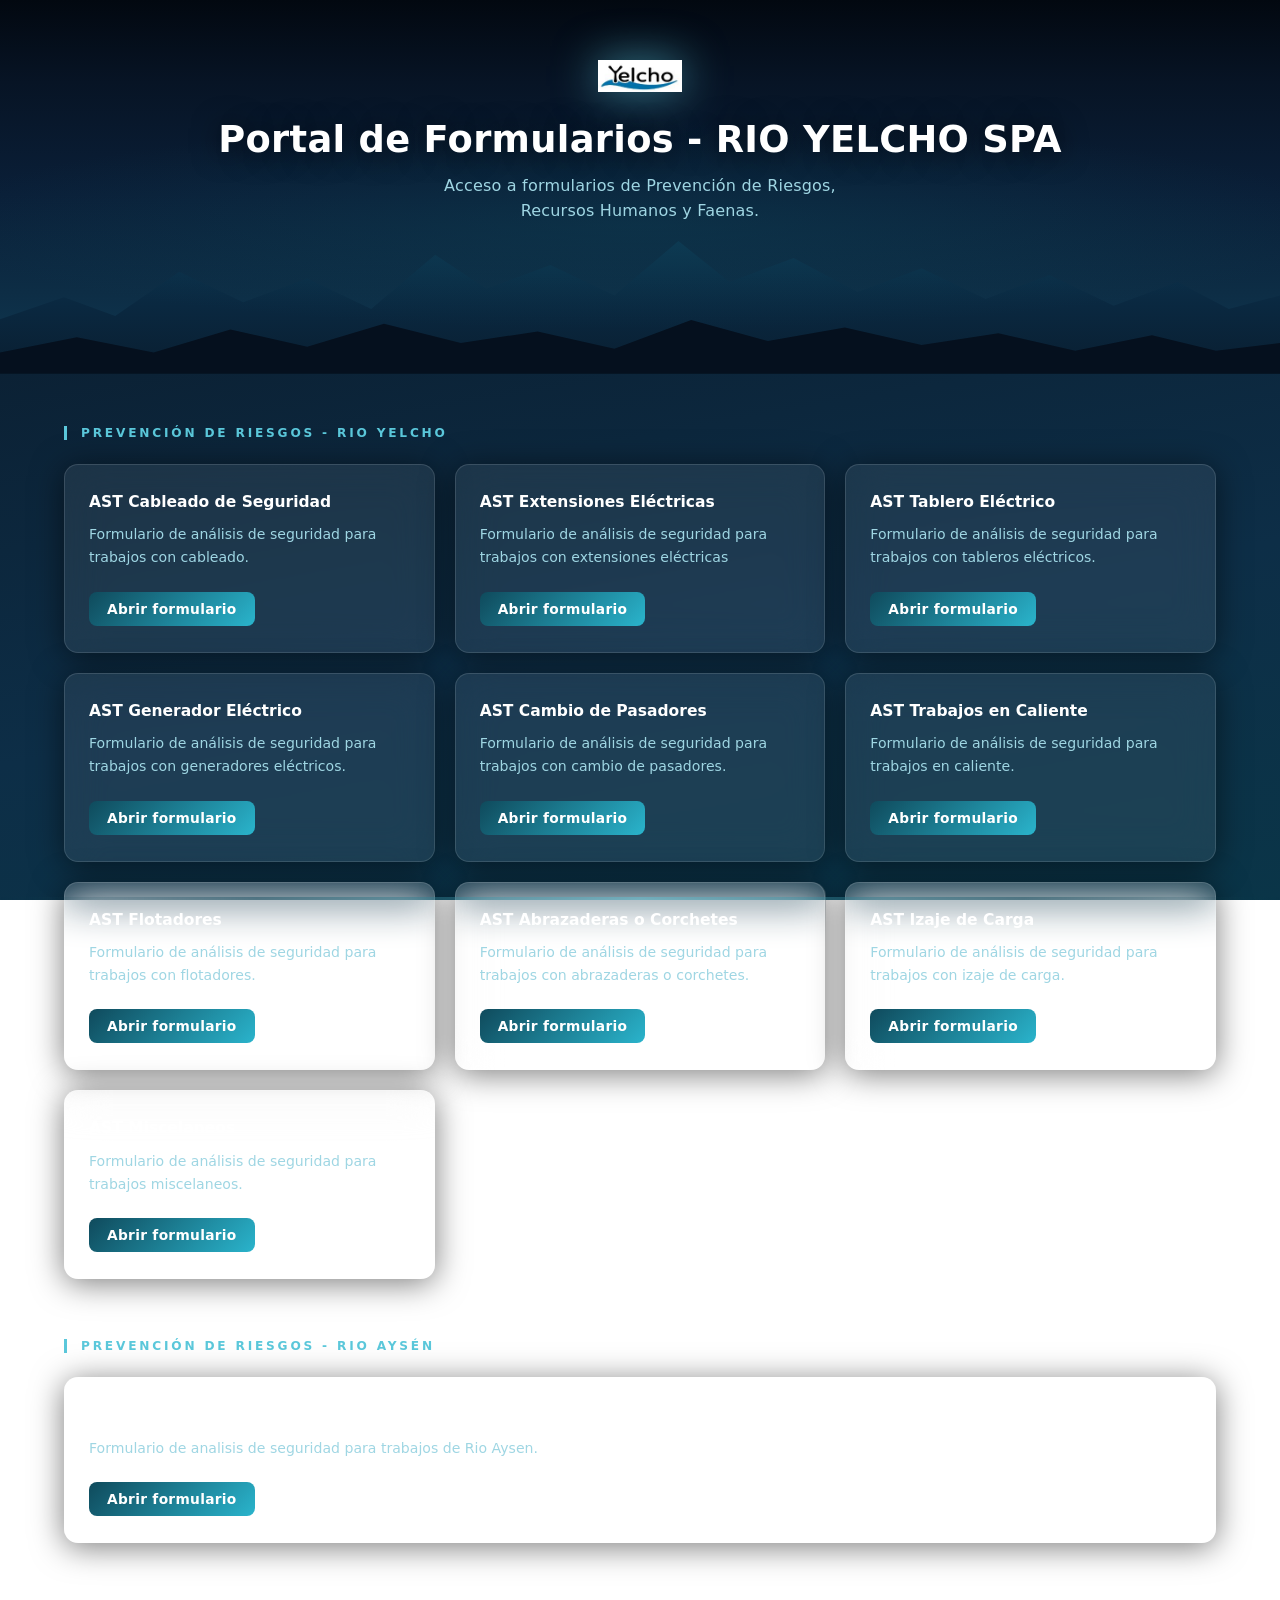
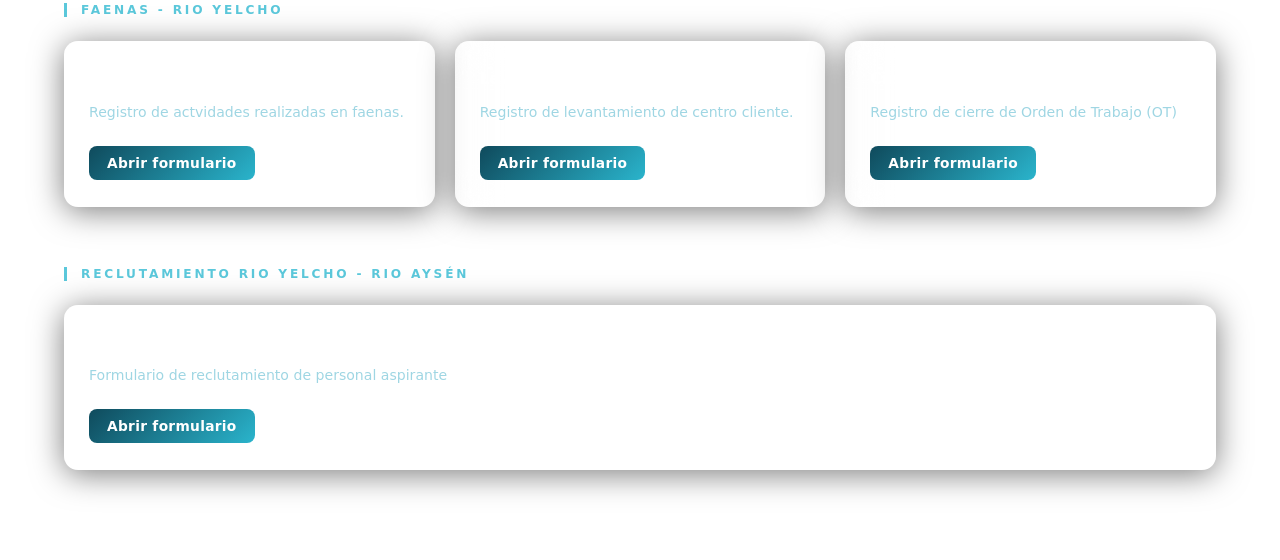
<file: index.html>
<!DOCTYPE html>
<html lang="es">

<head>

<meta charset="UTF-8">
<meta name="viewport" content="width=device-width, initial-scale=1">

<title>Portal de Formularios - RIO YELCHO SPA</title>

<link rel="stylesheet" href="css/styles.css">

</head>

<body>

<header>

    <span class="header-mist"></span>

    <img src="img/Logo_Yelcho.png" alt="Rio Yelcho" class="header-logo">

    <h1>Portal de Formularios - RIO YELCHO SPA</h1>

    <p>
        Acceso a formularios de Prevención de Riesgos,<br>
        Recursos Humanos y Faenas.
    </p>

</header>

<div id="contenedor"></div>

<script src="js/forms.js"></script>

<script>

const contenedor = document.getElementById("contenedor");

const categorias = [...new Set(forms.map(f => f.categoria))];

categorias.forEach(categoria => {

    const seccion = document.createElement("section");

    seccion.className = "categoria";

    seccion.innerHTML = `
        <h2>${categoria}</h2>
        <div class="grid"></div>
    `;

    const grid = seccion.querySelector(".grid");

    forms
        .filter(f => f.categoria === categoria)
        .forEach(form => {

            const card = document.createElement("div");

            card.className = "card";

            card.innerHTML = `
                <h3>${form.nombre}</h3>
                <p>${form.descripcion}</p>

                <a
                    href="${form.url}"
                    target="_blank">
                    Abrir formulario
                </a>
            `;

            grid.appendChild(card);
        });

    contenedor.appendChild(seccion);

});

</script>

</body>
</html>
</file>
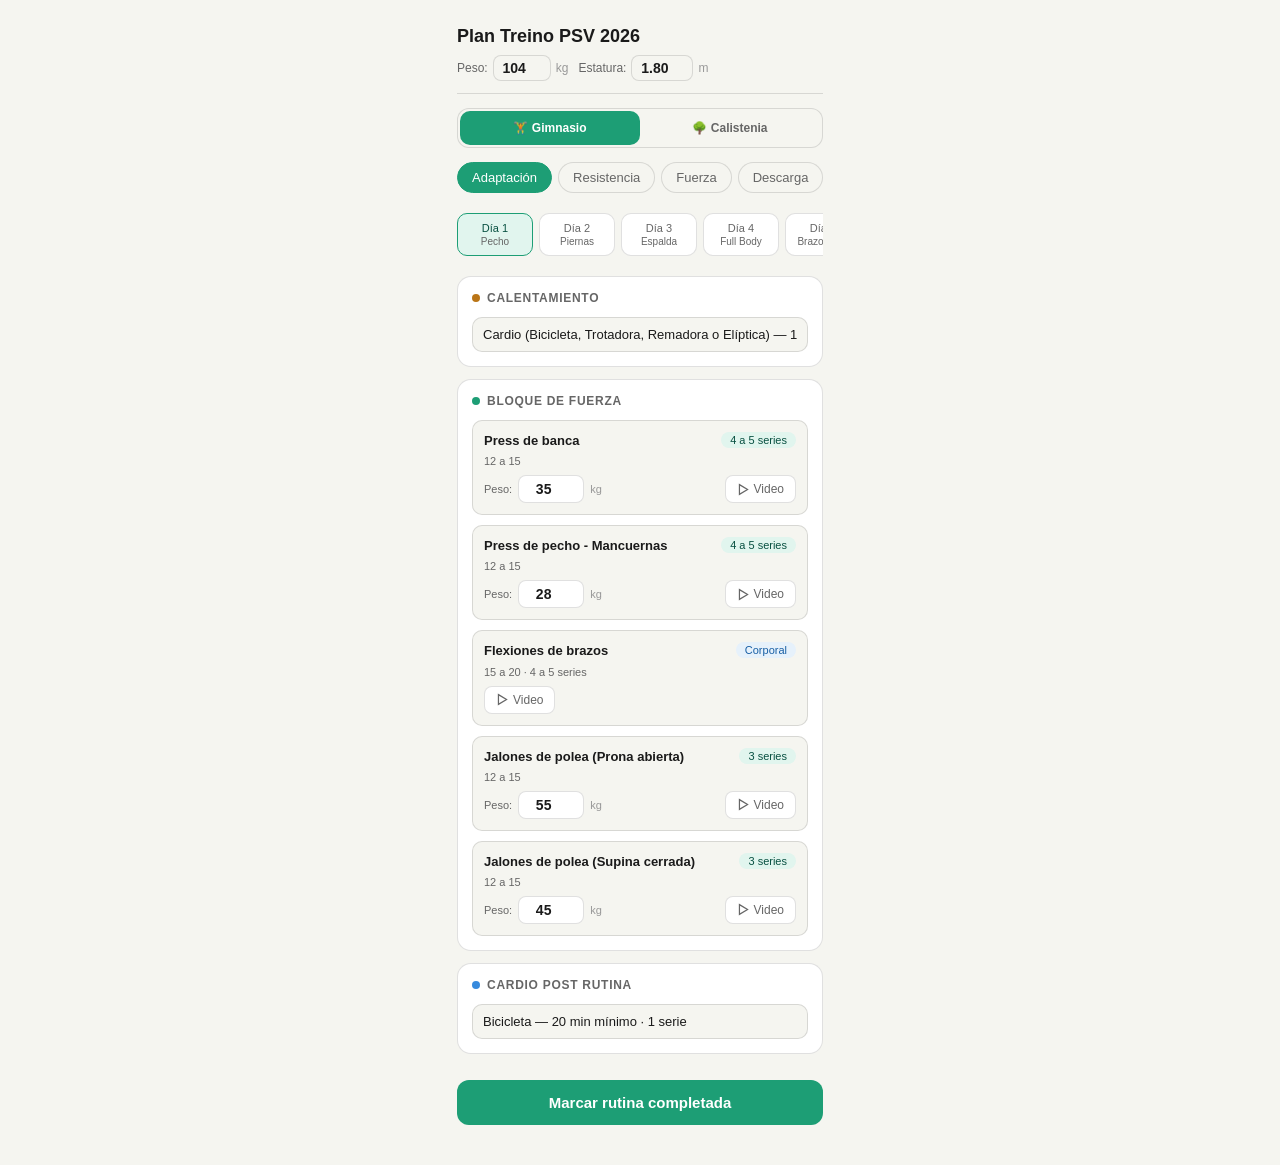
<file: Plan_Treino_PSV.html>
<!DOCTYPE html>
<html lang="es">
<head>
<meta charset="UTF-8"/>
<meta name="viewport" content="width=device-width, initial-scale=1.0, maximum-scale=1.0"/>
<meta name="apple-mobile-web-app-capable" content="yes"/>
<meta name="apple-mobile-web-app-status-bar-style" content="default"/>
<title>Plan Treino PSV 2026</title>
<style>
* { box-sizing: border-box; margin: 0; padding: 0; }
body { font-family: -apple-system, BlinkMacSystemFont, 'Helvetica Neue', sans-serif; background: #f5f5f0; color: #1a1a1a; }
:root {
  --accent: #1D9E75; --accent-light: #E1F5EE; --accent-dark: #085041;
  --accent2: #5B3FD4; --accent2-light: #EDE9FB; --accent2-dark: #2D1A8C;
  --accent3: #D4703F; --accent3-light: #FBEBE2; --accent3-dark: #8C3D1A;
  --warn: #BA7517; --warn-light: #FAEEDA;
  --surface: #ffffff; --surface2: #f5f5f0;
  --border: rgba(0,0,0,0.12); --text: #1a1a1a;
  --muted: #666; --hint: #999;
}
@media (prefers-color-scheme: dark) {
  body { background: #1a1a1a; color: #f0f0f0; }
  :root {
    --surface: #2a2a2a; --surface2: #222;
    --border: rgba(255,255,255,0.12); --text: #f0f0f0;
    --muted: #aaa; --hint: #777;
    --accent-light: #0a3d2a; --accent-dark: #5DCAA5;
    --accent2-light: #1e1540; --accent2-dark: #a48ff5;
    --accent3-light: #3d2414; --accent3-dark: #e8a378;
  }
}
.app { max-width: 390px; margin: 0 auto; padding: 12px; padding-bottom: 40px; }
.header { padding: 14px 0 12px; border-bottom: 0.5px solid var(--border); margin-bottom: 14px; }
.header h1 { font-size: 18px; font-weight: 600; color: var(--text); }
.stats-row { display: flex; gap: 10px; margin-top: 8px; align-items: center; flex-wrap: wrap; }
.stat-group { display: flex; align-items: center; gap: 5px; }
.stat-label { font-size: 12px; color: var(--muted); }
.stat-input { width: 58px; padding: 4px 7px; border-radius: 8px; border: 0.5px solid var(--border); background: var(--surface2); color: var(--text); font-size: 14px; font-weight: 600; text-align: center; -webkit-appearance: none; }
.stat-unit { font-size: 12px; color: var(--hint); }

/* MODE SWITCHER */
.mode-switcher { display: flex; gap: 0; margin-bottom: 14px; border-radius: 12px; overflow: hidden; border: 0.5px solid var(--border); background: var(--surface2); padding: 2px; }
.mode-btn { flex: 1; padding: 10px 6px; font-size: 12px; font-weight: 600; cursor: pointer; border: none; background: transparent; color: var(--muted); text-align: center; -webkit-tap-highlight-color: transparent; border-radius: 10px; }
.mode-btn.active-gym { background: var(--accent); color: #fff; }
.mode-btn.active-cali { background: var(--accent2); color: #fff; }

/* SUB-TAB SWITCHER (Calistenia vs Ciclismo) */
.subtab-switcher { display: flex; gap: 6px; margin-bottom: 14px; }
.subtab-btn { flex: 1; padding: 9px 8px; font-size: 12.5px; font-weight: 600; cursor: pointer; border-radius: 10px; border: 0.5px solid var(--border); background: var(--surface); color: var(--muted); text-align: center; -webkit-tap-highlight-color: transparent; }
.subtab-btn.active-cali { background: var(--accent2); color: #fff; border-color: var(--accent2); }
.subtab-btn.active-bike { background: var(--accent3); color: #fff; border-color: var(--accent3); }

.week-tabs { display: flex; gap: 6px; overflow-x: auto; padding-bottom: 6px; margin-bottom: 14px; scrollbar-width: none; -webkit-overflow-scrolling: touch; }
.week-tabs::-webkit-scrollbar { display: none; }
.week-tab { flex-shrink: 0; padding: 7px 14px; border-radius: 20px; font-size: 13px; font-weight: 500; cursor: pointer; border: 0.5px solid var(--border); background: var(--surface2); color: var(--muted); -webkit-tap-highlight-color: transparent; }
.week-tab.active-gym  { background: var(--accent);  color: #fff; border-color: var(--accent); }
.week-tab.active-cali { background: var(--accent2); color: #fff; border-color: var(--accent2); }

.day-tabs { display: flex; gap: 6px; overflow-x: auto; padding-bottom: 6px; margin-bottom: 14px; scrollbar-width: none; -webkit-overflow-scrolling: touch; }
.day-tabs::-webkit-scrollbar { display: none; }
.day-tab { flex-shrink: 0; padding: 8px 10px; border-radius: 10px; font-size: 11px; font-weight: 500; cursor: pointer; border: 0.5px solid var(--border); background: var(--surface); color: var(--muted); text-align: center; min-width: 76px; -webkit-tap-highlight-color: transparent; }
.day-tab.active-gym  { background: var(--accent-light);  color: var(--accent-dark);  border-color: var(--accent); }
.day-tab.active-cali { background: var(--accent2-light); color: var(--accent2-dark); border-color: var(--accent2); }
.day-tab.active-bike { background: var(--accent3-light); color: var(--accent3-dark); border-color: var(--accent3); }

.section-card { background: var(--surface); border: 0.5px solid var(--border); border-radius: 14px; padding: 14px; margin-bottom: 12px; }
.section-title { font-size: 12px; font-weight: 600; color: var(--muted); text-transform: uppercase; letter-spacing: 0.06em; margin-bottom: 12px; display: flex; align-items: center; gap: 7px; }
.dot { width: 8px; height: 8px; border-radius: 50%; display: inline-block; flex-shrink: 0; }
.dot-green { background: var(--accent); }
.dot-purple { background: var(--accent2); }
.dot-orange { background: var(--accent3); }
.dot-amber { background: var(--warn); }
.dot-blue { background: #378ADD; }
select { width: 100%; padding: 9px 10px; border-radius: 10px; border: 0.5px solid var(--border); background: var(--surface2); color: var(--text); font-size: 13px; -webkit-appearance: none; appearance: none; }
.exercise-list { display: flex; flex-direction: column; gap: 10px; }
.ex-row { display: flex; flex-direction: column; gap: 5px; padding: 11px; background: var(--surface2); border-radius: 10px; border: 0.5px solid var(--border); }
.ex-header { display: flex; justify-content: space-between; align-items: flex-start; gap: 8px; }
.ex-name { font-size: 13px; font-weight: 600; color: var(--text); flex: 1; line-height: 1.4; }
.ex-badge      { font-size: 11px; color: var(--accent-dark);  background: var(--accent-light);  padding: 2px 9px; border-radius: 10px; white-space: nowrap; flex-shrink: 0; }
.ex-badge-cali { font-size: 11px; color: var(--accent2-dark); background: var(--accent2-light); padding: 2px 9px; border-radius: 10px; white-space: nowrap; flex-shrink: 0; }
.ex-badge-corp { font-size: 11px; color: #185FA5; background: #E6F1FB; padding: 2px 9px; border-radius: 10px; white-space: nowrap; flex-shrink: 0; }
.ex-meta { font-size: 11px; color: var(--muted); }
.ex-note { font-size: 11.5px; color: var(--text); background: var(--surface); border-radius: 8px; padding: 7px 9px; margin-top: 2px; line-height: 1.5; border-left: 2.5px solid var(--accent2); }
.ex-bottom { display: flex; align-items: center; justify-content: space-between; gap: 8px; margin-top: 3px; }
.ex-weight-row { display: flex; align-items: center; gap: 6px; }
.ex-weight-label { font-size: 11px; color: var(--muted); }
.weight-input { width: 66px; padding: 5px 8px; border-radius: 8px; border: 0.5px solid var(--border); background: var(--surface); color: var(--text); font-size: 14px; font-weight: 600; text-align: center; -webkit-appearance: none; }
.weight-unit { font-size: 11px; color: var(--hint); }
.btn-img { display: flex; align-items: center; gap: 4px; padding: 6px 11px; border-radius: 8px; border: 0.5px solid var(--border); background: var(--surface); color: var(--muted); font-size: 12px; cursor: pointer; flex-shrink: 0; text-decoration: none; -webkit-tap-highlight-color: transparent; }
.btn-img svg { width: 13px; height: 13px; }
.btn-done-gym  { width: 100%; margin-top: 14px; padding: 14px; background: var(--accent);  color: #fff; border: none; border-radius: 12px; font-size: 15px; font-weight: 600; cursor: pointer; -webkit-tap-highlight-color: transparent; }
.btn-done-cali { width: 100%; margin-top: 14px; padding: 14px; background: var(--accent2); color: #fff; border: none; border-radius: 12px; font-size: 15px; font-weight: 600; cursor: pointer; -webkit-tap-highlight-color: transparent; }
.btn-done-bike { width: 100%; margin-top: 14px; padding: 14px; background: var(--accent3); color: #fff; border: none; border-radius: 12px; font-size: 15px; font-weight: 600; cursor: pointer; -webkit-tap-highlight-color: transparent; }
.completed-banner { background: var(--accent-light); border: 0.5px solid var(--accent); border-radius: 10px; padding: 11px 14px; font-size: 13px; color: var(--accent-dark); display: none; text-align: center; margin-top: 10px; font-weight: 600; }
.cali-info-card { background: var(--accent2-light); border: 0.5px solid var(--accent2); border-radius: 12px; padding: 12px 14px; margin-bottom: 12px; font-size: 12px; color: var(--accent2-dark); line-height: 1.6; }
.cali-info-card strong { font-weight: 700; }

/* Phase selector */
.phase-select-wrap { margin-bottom: 12px; }
.phase-select-label { font-size: 11px; color: var(--muted); margin-bottom: 6px; display: block; }

/* Objective banner */
.objective-card { background: var(--surface2); border: 0.5px solid var(--border); border-radius: 10px; padding: 10px 12px; margin-bottom: 12px; font-size: 12px; color: var(--text); line-height: 1.5; }
.objective-card strong { color: var(--accent2-dark); }

/* Bike session card */
.bike-hero { background: linear-gradient(135deg, var(--accent3-light), var(--surface2)); border: 0.5px solid var(--accent3); border-radius: 14px; padding: 16px; margin-bottom: 14px; }
.bike-hero-title { font-size: 15px; font-weight: 700; color: var(--accent3-dark); margin-bottom: 4px; }
.bike-hero-sub { font-size: 12px; color: var(--muted); }
.bike-stats-row { display: flex; gap: 8px; margin-top: 10px; }
.bike-stat { flex: 1; background: var(--surface); border-radius: 8px; padding: 8px; text-align: center; border: 0.5px solid var(--border); }
.bike-stat-val { font-size: 15px; font-weight: 700; color: var(--accent3-dark); }
.bike-stat-label { font-size: 10px; color: var(--muted); margin-top: 1px; }

.bike-table { width: 100%; border-collapse: collapse; font-size: 12px; }
.bike-table th { text-align: left; font-size: 10px; color: var(--muted); text-transform: uppercase; letter-spacing: 0.04em; padding: 6px 8px; border-bottom: 1px solid var(--border); }
.bike-table td { padding: 9px 8px; border-bottom: 0.5px solid var(--border); vertical-align: top; }
.bike-table tr:last-child td { border-bottom: none; }
.bike-block-name { font-weight: 600; color: var(--text); }
.rpe-badge { display: inline-block; font-size: 10.5px; font-weight: 700; padding: 2px 8px; border-radius: 8px; white-space: nowrap; }
.rpe-low { background: #E1F5EE; color: #085041; }
.rpe-mid { background: #FAEEDA; color: #BA7517; }
.rpe-high { background: #FBE2E2; color: #A52424; }
@media (prefers-color-scheme: dark) {
  .rpe-low { background: #0a3d2a; color: #5DCAA5; }
  .rpe-mid { background: #3d2e0a; color: #e8c05a; }
  .rpe-high { background: #3d1414; color: #e88a8a; }
}

.progression-list { display: flex; flex-direction: column; gap: 8px; }
.progression-item { display: flex; gap: 8px; align-items: flex-start; font-size: 12px; line-height: 1.5; }
.progression-item .bullet { width: 5px; height: 5px; border-radius: 50%; background: var(--accent3); margin-top: 6px; flex-shrink: 0; }

.precaution-card { background: var(--warn-light); border: 0.5px solid var(--warn); border-radius: 10px; padding: 11px 13px; font-size: 12px; color: var(--warn); line-height: 1.6; margin-bottom: 12px; }
@media (prefers-color-scheme: dark) { .precaution-card { background: #3d2e0a; color: #e8c05a; } }

.modal-overlay { display: none; position: fixed; inset: 0; background: rgba(0,0,0,0.55); z-index: 100; align-items: flex-end; justify-content: center; }
.modal-overlay.open { display: flex; }
.modal-sheet { background: var(--surface); border-radius: 20px 20px 0 0; width: 100%; max-width: 390px; padding: 0 0 40px; max-height: 88vh; overflow-y: auto; -webkit-overflow-scrolling: touch; }
.modal-handle { width: 36px; height: 4px; border-radius: 2px; background: var(--border); margin: 12px auto 0; }
.modal-header { padding: 14px 16px 10px; display: flex; justify-content: space-between; align-items: center; border-bottom: 0.5px solid var(--border); }
.modal-title { font-size: 15px; font-weight: 600; color: var(--text); flex: 1; padding-right: 8px; line-height: 1.3; }
.modal-close { background: var(--surface2); border: none; font-size: 18px; cursor: pointer; color: var(--muted); line-height: 1; padding: 6px 10px; border-radius: 50%; }
.modal-body { padding: 16px; }
.modal-ex-meta { font-size: 13px; color: var(--text); background: var(--surface2); border-radius: 10px; padding: 10px 12px; line-height: 1.8; }
.modal-ex-meta span { color: var(--muted); font-size: 12px; }
.modal-btn-yt { display: block; width: 100%; margin-top: 12px; padding: 12px; border-radius: 10px; border: 0.5px solid var(--border); background: var(--surface2); color: var(--accent); font-size: 14px; font-weight: 600; cursor: pointer; text-align: center; text-decoration: none; -webkit-tap-highlight-color: transparent; }
</style>
</head>
<body>
<div class="app">
  <div class="header">
    <h1>Plan Treino PSV 2026</h1>
    <div class="stats-row">
      <div class="stat-group">
        <span class="stat-label">Peso:</span>
        <input class="stat-input" type="number" id="pesoActual" value="104" min="30" max="250" step="0.5"/>
        <span class="stat-unit">kg</span>
      </div>
      <div class="stat-group">
        <span class="stat-label">Estatura:</span>
        <input class="stat-input" type="number" id="estaturaActual" value="1.80" min="1.0" max="2.5" step="0.01" style="width:62px;"/>
        <span class="stat-unit">m</span>
      </div>
    </div>
  </div>

  <!-- MODE SWITCHER -->
  <div class="mode-switcher">
    <button class="mode-btn active-gym" id="btnGym" onclick="setMode('gym')">🏋️ Gimnasio</button>
    <button class="mode-btn" id="btnCali" onclick="setMode('cali')">🌳 Calistenia</button>
  </div>

  <!-- SUB-TAB: solo visible en modo cali -->
  <div class="subtab-switcher" id="subtabSwitcher" style="display:none;">
    <button class="subtab-btn active-cali" id="btnSubCali" onclick="setSubTab('cali')">💪 Calistenia</button>
    <button class="subtab-btn" id="btnSubBike" onclick="setSubTab('bike')">🚴 Ciclismo</button>
  </div>

  <!-- ══════════ VISTA: GYM + CALISTENIA (ejercicios) ══════════ -->
  <div id="exerciseView">
    <div class="week-tabs" id="weekTabs"></div>
    <div class="day-tabs" id="dayTabs"></div>

    <!-- Fase de progresión (solo calistenia) -->
    <div class="phase-select-wrap" id="phaseWrap" style="display:none;">
      <span class="phase-select-label">Fase de progresión</span>
      <select id="phaseSelect" onchange="onPhaseChange(this.value)"></select>
    </div>

    <!-- Objetivo del día (solo calistenia) -->
    <div class="objective-card" id="objectiveCard" style="display:none;"></div>

    <!-- Cali info banner: cuerda + caminata -->
    <div class="cali-info-card" id="caliInfoCard" style="display:none;">
      <strong id="ropeInfo"></strong>
    </div>

    <div class="section-card" id="warmupSection">
      <div class="section-title"><span class="dot dot-amber"></span>Calentamiento</div>
      <div id="warmupBlock"></div>
    </div>

    <div class="section-card">
      <div class="section-title" id="exSectionTitle">
        <span class="dot dot-green" id="exDot"></span>Bloque de fuerza
      </div>
      <div class="exercise-list" id="exerciseList"></div>
    </div>

    <div class="section-card" id="finisherSection" style="display:none;">
      <div class="section-title"><span class="dot dot-purple"></span><span id="finisherTitle">Finisher</span></div>
      <div id="finisherBlock" class="ex-note" style="margin-top:0;"></div>
    </div>

    <div class="section-card" id="cardioSection">
      <div class="section-title"><span class="dot dot-blue"></span><span id="cardioSectionTitle">Cardio post rutina</span></div>
      <select id="cardioSelect"></select>
    </div>

    <div id="doneBtnWrap"></div>
    <div class="completed-banner" id="doneBanner">¡Rutina completada! Excelente trabajo 💪</div>
  </div>

  <!-- ══════════ VISTA: CICLISMO ══════════ -->
  <div id="bikeView" style="display:none;">
    <div class="day-tabs" id="bikeDayTabs"></div>
    <div id="bikeContent"></div>
    <button class="btn-done-bike" onclick="markDone()">Marcar salida completada</button>
    <div class="completed-banner" id="bikeDoneBanner">¡Salida completada! Buen trabajo sobre la bici 🚴</div>
  </div>
</div>

<!-- MODAL -->
<div class="modal-overlay" id="modalOverlay" onclick="closeModal(event)">
  <div class="modal-sheet">
    <div class="modal-handle"></div>
    <div class="modal-header">
      <span class="modal-title" id="modalTitle"></span>
      <button class="modal-close" onclick="closeModalDirect()">×</button>
    </div>
    <div class="modal-body">
      <div class="modal-ex-meta" id="modalMeta"></div>
      <a class="modal-btn-yt" id="modalSearchLink" target="_blank">Buscar video en YouTube ↗</a>
    </div>
  </div>
</div>

<script>
/* ═══════════════════════ SHARED HELPERS ═══════════════════════ */
function getYtQuery(name) {
  return "https://www.youtube.com/results?search_query=" + encodeURIComponent("como hacer " + name + " ejercicio");
}
function isCorporal(p) {
  if (typeof p !== 'string') return false;
  const l = p.toLowerCase();
  return l === 'corporal' || l.includes('corporal') || l.includes('asistido');
}

/* ═══════════════════════ GYM DATA ═══════════════════════ */
const cardioOptionsGym = [
  { name: "Bicicleta", detail: "20 min mínimo · 1 serie" },
  { name: "Elíptica", detail: "20 min mínimo · 1 serie" },
  { name: "Remadora", detail: "20 min mínimo · 1 serie" },
  { name: "Caminata con inclinación", detail: "20 min mínimo · 1 serie" },
  { name: "Bicicleta 15-45", detail: "15 seg máx / 45 seg moderado · 10 series" },
  { name: "Remadora 15-45", detail: "15 seg máx / 45 seg moderado · 10 series" },
  { name: "Burpees", detail: "10 reps · 3 series" },
  { name: "15-15 (Swing + Rodillas altas)", detail: "15 reps c/u · 4-5 series" },
  { name: "42292 (Jumping Jacks + Mountain Climbers)", detail: "15 reps c/u · 4-5 series" },
  { name: "EMOM 1 (Burpee + Swing Pesa Rusa)", detail: "5 reps c/u · 5 series" },
  { name: "Battle Rope", detail: "10 reps · 3-5 series" },
  { name: "ABS 101", detail: "Leg Raises + Mountain Climbers + Burpee + Hollow Body · 5 series" },
  { name: "EMOM 2 (Burpee + Abs Twist)", detail: "6 Burpees + 4 Abs Twist · 6 series" },
  { name: "Clean Combo", detail: "Clean n Press + Burpee + Jumping Jacks · 4-5 series" },
  { name: "EMOM Burpee", detail: "8 Burpee over the bar · 8 series" },
  { name: "EMOM Burpee 2", detail: "10 Burpee over the bar · 10 series" }
];
const warmupOptionsGym = [
  { name: "Cardio (Bicicleta, Trotadora, Remadora o Elíptica)", detail: "10 min" },
  { name: "Activación muscular", detail: "5 min" }
];

const gymWeeks = [
  { name: "Adaptación", days: [
    { label: "Día 1", name: "Pecho", exercises: [
      { name: "Press de banca", reps: "12 a 15", series: "4 a 5", peso: 35 },
      { name: "Press de pecho - Mancuernas", reps: "12 a 15", series: "4 a 5", peso: 28 },
      { name: "Flexiones de brazos", reps: "15 a 20", series: "4 a 5", peso: "Corporal" },
      { name: "Jalones de polea (Prona abierta)", reps: "12 a 15", series: "3", peso: 55 },
      { name: "Jalones de polea (Supina cerrada)", reps: "12 a 15", series: "3", peso: 45 }
    ]},
    { label: "Día 2", name: "Piernas", exercises: [
      { name: "Sentadillas", reps: "12 a 15", series: "4 a 5", peso: 55 },
      { name: "Estocadas caminando", reps: "15 a 20 (ida y vuelta)", series: "4", peso: 10 },
      { name: "Puente glúteo", reps: "15", series: "4 a 5", peso: 30 },
      { name: "Prensa de piernas", reps: "15 a 20", series: "4 a 5", peso: 100 },
      { name: "Calf raises", reps: "20 calfs", series: "5", peso: "Corporal" },
      { name: "Tibials raises", reps: "20 tibials", series: "5", peso: "Corporal" }
    ]},
    { label: "Día 3", name: "Espalda", exercises: [
      { name: "Jalones de polea (Prona abierta)", reps: "12 a 15", series: "3", peso: 55 },
      { name: "Jalones de polea (Supina cerrada)", reps: "12 a 15", series: "3", peso: 45 },
      { name: "Push ups", reps: "15", series: "5", peso: "Corporal" },
      { name: "Remo a una mano", reps: "15", series: "4 a 5", peso: 26 },
      { name: "Facepulls", reps: "12 a 15", series: "4 a 5", peso: 12.5 },
      { name: "Pull ups (Supina)", reps: "8 a 10", series: "4 a 5", peso: "Asistido -49 kg" },
      { name: "Pull ups (Prona)", reps: "8 a 10", series: "4 a 5", peso: "Asistido -43 kg" }
    ]},
    { label: "Día 4", name: "Full Body", exercises: [
      { name: "Peso muerto", reps: "12 a 15", series: "4 a 5", peso: 50 },
      { name: "Australian pull ups", reps: "15 a 20", series: "4 a 5", peso: "Corporal" },
      { name: "Estocadas caminando", reps: "15 a 20 (ida y vuelta)", series: "4 a 5", peso: 12.5 },
      { name: "Press de pecho - Mancuernas", reps: "15", series: "4 a 5", peso: 28 }
    ]},
    { label: "Día 5", name: "Brazos/Abs", exercises: [
      { name: "Curl de bícep alternado", reps: "15", series: "4 a 5", peso: 12 },
      { name: "Fondos en paralelas", reps: "10 a 12", series: "4 a 5", peso: "Asistido -43 kg" },
      { name: "Curl de bícep en cuclillas", reps: "15", series: "4 a 5", peso: 15 },
      { name: "Tríceps Superman con cable", reps: "15", series: "4 a 5", peso: 17.5 },
      { name: "Abs twist", reps: "8 por pierna", series: "4", peso: "Corporal" },
      { name: "Superman hold", reps: "30 a 40 seg", series: "4", peso: "Corporal" },
      { name: "Leg raises", reps: "15", series: "4 a 5", peso: "Corporal" }
    ]}
  ]},
  { name: "Resistencia", days: [
    { label: "Día 1", name: "Pecho", exercises: [
      { name: "Australian pull ups + Pausa isométrica", reps: "12 a 15 +2 seg pausa", series: "4 a 5", peso: "Corporal" },
      { name: "Push ups", reps: "15", series: "4 a 5", peso: "Corporal" },
      { name: "Press de pecho inclinado con Mancuernas", reps: "15", series: "4 a 5", peso: 26 },
      { name: "Press de banca", reps: "15", series: "3", peso: 40 },
      { name: "Push ups (en combo)", reps: "15", series: "3", peso: "Corporal" }
    ]},
    { label: "Día 2", name: "Piernas", exercises: [
      { name: "Sentadillas + Sentadilla isométrica", reps: "15 a 20 + 40 seg", series: "4 a 5", peso: 50 },
      { name: "Peso muerto rumano con Mancuernas", reps: "15", series: "4 a 5", peso: 28 },
      { name: "Extensión de piernas", reps: "15 a 20", series: "4 a 5", peso: 30 },
      { name: "Prensa de piernas", reps: "25-20-15-10", series: "4 a 5", peso: "90 a 120" },
      { name: "Calf raises", reps: "20 calfs", series: "5", peso: "Corporal" },
      { name: "Tibials raises", reps: "20 tibials", series: "5", peso: "Corporal" }
    ]},
    { label: "Día 3", name: "Espalda", exercises: [
      { name: "Iso pull up (isométrico)", reps: "6 seg por posición", series: "3", peso: "Asistido -43 kg" },
      { name: "Jalón al pecho (Prona)", reps: "12 a 15", series: "3", peso: 56 },
      { name: "Press de hombro con Mancuernas", reps: "12 a 15", series: "4 a 5", peso: 10 },
      { name: "Push ups", reps: "15", series: "6", peso: "Corporal" },
      { name: "Remo bajo con polea", reps: "12 a 15", series: "4 a 5", peso: 56 },
      { name: "Remo con barra", reps: "15 remos", series: "5", peso: 35 },
      { name: "Nadadores", reps: "12", series: "5", peso: "Corporal" }
    ]},
    { label: "Día 4", name: "Full Body", exercises: [
      { name: "Peso muerto con barra", reps: "12 a 15", series: "4", peso: 40 },
      { name: "Peso muerto con Mancuernas", reps: "12 a 15", series: "4", peso: 26 },
      { name: "Australian pull ups", reps: "12 a 15", series: "4 a 5", peso: "Corporal" },
      { name: "Push ups", reps: "12 a 15", series: "4 a 5", peso: "Corporal" },
      { name: "Estocadas caminando", reps: "15 a 20", series: "4 a 5", peso: 12.5 },
      { name: "Elevación frontal", reps: "12 a 15", series: "4 a 5", peso: 10 },
      { name: "Circuito pierna (Calfs + Tibials + Jumping Jacks)", reps: "20 c/u", series: "4", peso: "Corporal" },
      { name: "Vuelo lateral", reps: "12 a 15", series: "4 a 5", peso: 8 }
    ]},
    { label: "Día 5", name: "Brazos/Abs", exercises: [
      { name: "Curl barra Z + Push ups", reps: "15 y 15", series: "4 a 5", peso: 30 },
      { name: "Tríceps en polea", reps: "15", series: "4 a 5", peso: 17.5 },
      { name: "Curl de bícep en cuclillas", reps: "15", series: "4 a 5", peso: 15 },
      { name: "Curl concentrado", reps: "15", series: "4 a 5", peso: 12 },
      { name: "Leg raises a plancha", reps: "15 + 40 seg", series: "4", peso: "Corporal" },
      { name: "Superman hold + Hollow body", reps: "30 a 40 seg", series: "4", peso: "Corporal" }
    ]}
  ]},
  { name: "Fuerza", days: [
    { label: "Día 1", name: "Pecho", exercises: [
      { name: "Press de banca", reps: "15-12-10-8-6", series: "4 a 5", peso: "10 a 25" },
      { name: "Fondos en paralelas", reps: "10", series: "4 a 5", peso: "Corporal" },
      { name: "Push ups profundos", reps: "15", series: "4 a 5", peso: "Corporal" },
      { name: "Jalón de polea alta (Prona)", reps: "15", series: "4", peso: 56 },
      { name: "Jalón de polea alta (Supino)", reps: "15", series: "4", peso: 45 },
      { name: "Circuito calisténico (Australian + Push ups + Press suelo + Remo + Hombro)", reps: "12 a 15 c/u", series: "4 a 5", peso: 12 }
    ]},
    { label: "Día 2", name: "Piernas", exercises: [
      { name: "Sentadillas", reps: "15-12-10-8-6", series: "5", peso: "30 a 50" },
      { name: "Peso muerto con barra", reps: "12-10-8-6-12", series: "5", peso: "20 a 50" },
      { name: "Sentadilla sumo", reps: "15 a 20", series: "4 a 5", peso: 18 },
      { name: "Calf 1 pierna", reps: "15 por pierna", series: "4", peso: "Corporal" },
      { name: "Calfs (bilateral)", reps: "20", series: "4", peso: "Corporal" }
    ]},
    { label: "Día 3", name: "Espalda", exercises: [
      { name: "Pull ups (Prona)", reps: "8 a 10", series: "3", peso: "Asistido -43 kg" },
      { name: "Pull ups (Supina)", reps: "8 a 10", series: "3", peso: "Asistido -49 kg" },
      { name: "Remo a una mano", reps: "15-12-10-8", series: "4", peso: "22 a 30" },
      { name: "Remo bajo con polea", reps: "12-10-8-6", series: "4", peso: "50 a 73" },
      { name: "Jalón de polea alta (Prona)", reps: "12 a 15", series: "3", peso: "50 a 66" },
      { name: "Jalón de polea alta (Supino)", reps: "12 a 15", series: "3", peso: "45 a 56" },
      { name: "HIIT (Squat salto + Push ups + Mountain Climbers + Squat isométrico + Swing)", reps: "10 c/u", series: "4 a 5", peso: 14 }
    ]},
    { label: "Día 4", name: "Full Body", exercises: [
      { name: "Peso muerto", reps: "12-10-8-6-4", series: "5", peso: "30 a 60" },
      { name: "Australian pull ups", reps: "15 a 20", series: "6 a 8", peso: "Corporal" },
      { name: "Push ups", reps: "15 a 20", series: "6 a 8", peso: "Corporal" },
      { name: "Press militar", reps: "15-12-10-8", series: "4", peso: "5 a 20" },
      { name: "Goblet squat", reps: "15 a 20", series: "4 a 5", peso: 28 },
      { name: "Circuito pierna (Calfs + Tibials + Jumping Jacks)", reps: "20 c/u", series: "4", peso: "Corporal" },
      { name: "Jump squat", reps: "20", series: "4 a 5", peso: "Corporal" }
    ]},
    { label: "Día 5", name: "Brazos/Abs", exercises: [
      { name: "Curl barra Z", reps: "10-8-6-4", series: "4 a 5", peso: "10 a 25" },
      { name: "Rompe cráneo", reps: "15", series: "4 a 5", peso: "Corporal" },
      { name: "Circuito brazo (Curl banca + Tríceps cabeza + Curl martillo + Push ups)", reps: "15 c/u", series: "4", peso: 12 },
      { name: "Leg raises a plancha", reps: "15 + 40 seg", series: "4", peso: "Corporal" },
      { name: "Rueda abdominal o Set Abs", reps: "10 a 15", series: "4", peso: "Corporal" }
    ]}
  ]},
  { name: "Descarga", days: [
    { label: "Día 1", name: "Pecho", exercises: [
      { name: "Press militar", reps: "15 a 20", series: "4", peso: "10 a 20" },
      { name: "Press de pecho con Mancuernas", reps: "15 a 20", series: "4", peso: "20 a 30" },
      { name: "Push ups", reps: "15 a 20", series: "4 a 5", peso: "Corporal" },
      { name: "Jalones de polea (Prona abierta)", reps: "12 a 15", series: "4", peso: 55 },
      { name: "Set Abs", reps: "12 a 15", series: "3 a 4", peso: "Corporal" }
    ]},
    { label: "Día 2", name: "Piernas", exercises: [
      { name: "Sentadillas", reps: "12 a 15", series: "4 a 5", peso: 55 },
      { name: "Extensión de rodilla", reps: "15 a 20", series: "4", peso: 10 },
      { name: "Peso muerto rumano con barra", reps: "15", series: "4 a 5", peso: 30 },
      { name: "Curl isquiotibiales en máquina", reps: "15 a 20", series: "4 a 5", peso: 100 },
      { name: "Calf raises", reps: "25 calfs", series: "5", peso: "Corporal" },
      { name: "Tibials raises", reps: "25 tibials", series: "5", peso: "Corporal" },
      { name: "Set Abs", reps: "12 a 15", series: "3 a 4", peso: "Corporal" }
    ]},
    { label: "Día 3", name: "Espalda", exercises: [
      { name: "Jalones de polea (Prona abierta)", reps: "12 a 15", series: "3", peso: 55 },
      { name: "Jalones de polea (Supina cerrada)", reps: "12 a 15", series: "3", peso: 45 },
      { name: "Remo bajo en polea", reps: "15", series: "4", peso: 56 },
      { name: "Set Abs", reps: "12 a 15", series: "3 a 4", peso: "Corporal" },
      { name: "Pull ups", reps: "10", series: "6", peso: "Asistido -49 kg" }
    ]},
    { label: "Día 4", name: "Full Body", exercises: [
      { name: "Peso muerto", reps: "12 a 15", series: "4", peso: 40 },
      { name: "Remo a una mano", reps: "12 a 15", series: "4", peso: "24 a 30" },
      { name: "Swing pesa rusa", reps: "15 a 20", series: "4", peso: "12 a 16" },
      { name: "Estocadas caminando", reps: "20", series: "5", peso: "Corporal" },
      { name: "Press de pecho con Mancuernas", reps: "15", series: "4 a 5", peso: 28 }
    ]},
    { label: "Día 5", name: "Brazos/Abs", exercises: [
      { name: "Push ups", reps: "15", series: "6", peso: "Corporal" },
      { name: "Australian pull ups", reps: "15", series: "6", peso: "Corporal" },
      { name: "Curl concentrado", reps: "15", series: "4", peso: 10 },
      { name: "Extensión de codo a una mano", reps: "12 a 15", series: "4", peso: 12 },
      { name: "Leg raises", reps: "15", series: "4", peso: "Corporal" }
    ]}
  ]}
];

/* ═══════════════════════ CALISTENIA DATA (3 sesiones reales A/B/C) ═══════════════════════ */
// Fases de progresión 1-4, cada una ajusta notas de repeticiones, cuerda y HIIT
const phases = [
  { id: 0, label: "Fase 1 · Sem 1-2 (Oct) — Adaptación y técnica",
    notes: [
      "Utiliza el rango inferior de repeticiones de cada ejercicio.",
      "Mantén 2–3 repeticiones en reserva por serie.",
      "Cuerda: 4 minutos, intervalos de 15–20 segundos.",
      "Limita el HIIT/finisher a 1–2 sesiones cortas por semana.",
      "Registra peso, repeticiones y sensaciones cada semana."
    ], ropeMin: 4, ropeMax: 4 },
  { id: 1, label: "Fase 2 · Sem 3-5 (Nov inicial) — Desarrollo de fuerza y resistencia",
    notes: [
      "Sube hacia el máximo del rango de repeticiones.",
      "Añade 1 serie en un ejercicio principal si terminas con buena técnica y recuperas bien.",
      "Cuerda: sube a 5–6 minutos.",
      "Puedes añadir una segunda sesión de HIIT si toleras bien la carga combinada.",
      "Introduce dominadas asistidas con banda si dispones de una."
    ], ropeMin: 5, ropeMax: 6 },
  { id: 2, label: "Fase 3 · Sem 6-9 (Nov-Dic) — Intensificación",
    notes: [
      "Pasa a flexiones más difíciles cuando completes 4×15 con buena técnica.",
      "Incrementa el tiempo de suspensión en barra hasta 25–35 seg, siempre sin dolor.",
      "Progresa en dominadas asistidas o repeticiones escapulares.",
      "Cuerda: 6–8 min solo si tus articulaciones la toleran bien.",
      "Cada 4ª semana reduce el volumen un 25–35% si acumulas fatiga."
    ], ropeMin: 6, ropeMax: 8 },
  { id: 3, label: "Fase 4 · Sem 10-15 (Dic-Ene) — Consolidación y rendimiento",
    notes: [
      "Mantén la fuerza con 3–4 series de los ejercicios principales.",
      "Aumenta la dificultad antes que el volumen.",
      "Si ya haces dominadas asistidas con facilidad, reduce progresivamente la asistencia.",
      "Mantén el HIIT breve — prioriza la calidad de las salidas de ciclismo.",
      "Ajusta la alimentación según el promedio de peso de las últimas 2–3 semanas."
    ], ropeMin: 6, ropeMax: 8 }
];
let currentPhase = 0;

const caliDays = [
  {
    label: "Lunes", code: "A", name: "Tren superior y dominadas",
    objective: "Desarrollar pecho, espalda, hombros, brazos y abdomen, con especial atención a conseguir tu primera dominada.",
    warmup: [
      "2 min de marcha rápida o trote suave en el sitio.",
      "2 min de movilidad de hombros, codos y muñecas.",
      "3 min de flexiones escapulares, rotaciones y sentadillas sin carga."
    ],
    warmupDuration: "7 minutos",
    restNote: "Descansa 60–90 s entre series; hasta 120 s en ejercicios exigentes.",
    exercises: [
      { name: "Flexiones clásicas", reps: "10 a 15", series: "4", peso: "Corporal",
        note: "Mantén el cuerpo alineado y controla la bajada. Si 15 son fáciles, progresa a una variante más difícil en lugar de acumular repeticiones sin límite." },
      { name: "Colgado de barra (dead hang)", reps: "15 a 25 seg", series: "3", peso: "Corporal",
        note: "Parte de tus 20 segundos actuales. Usa un agarre seguro y detente si aparece dolor en hombros o codos." },
      { name: "Dominadas escapulares", reps: "6 a 10", series: "3", peso: "Corporal",
        note: "Con los brazos extendidos, baja los hombros y eleva ligeramente el cuerpo sin doblar los codos." },
      { name: "Remo invertido", reps: "8 a 12", series: "3", peso: "Corporal",
        note: "Utiliza una barra baja bien fijada o una estación de remo segura. Ajusta la inclinación para controlar el movimiento." },
      { name: "Plancha frontal", reps: "30 a 45 seg", series: "3", peso: "Corporal",
        note: "Aprieta abdomen y glúteos, evitando hundir la zona lumbar." }
    ],
    finisherTitle: "Finisher — HIIT controlado",
    finisherDuration: "5 minutos",
    finisher: "Alterna 20 segundos de mountain climbers lentos y controlados con 40 segundos de marcha en el sitio. Repite 5 veces.",
    ropeNote: "Empieza con 20 seg de saltos suaves y 40 seg de descanso o marcha, durante 6 rondas. Prioriza saltos bajos y aterrizajes silenciosos."
  },
  {
    label: "Martes", code: "B", name: "Piernas, glúteos y core",
    objective: "Desarrollar fuerza útil para pedalear, estabilidad de cadera y control del tronco. No buscaremos dejar las piernas exhaustas — recuerda que tienes ciclismo de calidad en algún momento de la semana.",
    warmup: [
      "2 min de marcha rápida.",
      "2 min de movilidad de tobillos y caderas.",
      "3 min de sentadillas suaves, bisagras de cadera y zancadas cortas sin fatiga."
    ],
    warmupDuration: "7 minutos",
    restNote: "Descansa 60–90 s entre series y 90–120 s si necesitas recuperar la técnica.",
    exercises: [
      { name: "Sentadillas", reps: "15 a 20", series: "3", peso: "Corporal",
        note: "Baja con control, mantén los pies apoyados y las rodillas alineadas con los pies." },
      { name: "Zancadas hacia atrás", reps: "8 a 10 por pierna", series: "3", peso: "Corporal",
        note: "Haz pasos moderados. Si molesta la rodilla, usa una zancada más corta o sustituye por sentarse y levantarse de una silla." },
      { name: "Puente de glúteos", reps: "15 a 20", series: "3", peso: "Corporal",
        note: "Pausa un segundo arriba, sin hiperextender la espalda." },
      { name: "Dead bug", reps: "10 por lado", series: "3", peso: "Corporal",
        note: "Extiende brazo y pierna contrarios manteniendo la zona lumbar estable." },
      { name: "Plancha lateral", reps: "25 a 35 seg por lado", series: "2", peso: "Corporal",
        note: "Puedes apoyar la rodilla inferior para facilitar la ejecución." }
    ],
    finisherTitle: "HIIT de bajo impacto",
    finisherDuration: "4 minutos",
    finisher: "8 rondas de 20 segundos de marcha rápida con elevación de rodillas y 10 segundos de marcha suave. Mantén el esfuerzo en torno a 7/10, sin llegar al agotamiento.",
    ropeNote: "6 rondas de 20 seg de saltos suaves y 40 seg de recuperación. Si tienes fatiga en las piernas por el ciclismo, usa cuerda imaginaria sin saltar o reduce las rondas."
  },
  {
    label: "Jueves", code: "C", name: "Cuerpo completo y acondicionamiento",
    objective: "Reforzar todo el cuerpo, elevar el gasto energético y mejorar la resistencia muscular sin interferir demasiado con tu salida larga de fin de semana.",
    warmup: [
      "2 min de marcha rápida.",
      "3 min de movilidad dinámica.",
      "2 min de flexiones suaves y sentadillas sin carga."
    ],
    warmupDuration: "7 minutos",
    restNote: "Descansa 45–75 s entre series, sin sacrificar la técnica.",
    exercises: [
      { name: "Flexiones", reps: "10 a 15", series: "3", peso: "Corporal",
        note: "Mantén dos repeticiones en reserva en la mayoría de las series." },
      { name: "Zancadas alternas", reps: "8 por pierna", series: "3", peso: "Corporal",
        note: "Movimiento controlado, sin rebotes." },
      { name: "Flexiones pike", reps: "6 a 10", series: "3", peso: "Corporal",
        note: "Para hombros. Si resultan demasiado exigentes, haz flexiones inclinadas o una variante más sencilla." },
      { name: "Bird dog", reps: "10 por lado", series: "3", peso: "Corporal",
        note: "Extiende brazo y pierna contrarios con control." },
      { name: "Sentadillas", reps: "15", series: "2", peso: "Corporal",
        note: "Ritmo moderado, dejando margen para el ciclismo del día siguiente." }
    ],
    finisherTitle: "Circuito metabólico",
    finisherDuration: "6 minutos",
    finisher: "3 rondas: 30 seg marcha rápida con brazos activos → 30 seg mountain climbers controlados → 30 seg sentadillas sin salto. Descansa 15 seg al cambiar de ejercicio. Intensidad exigente pero manteniendo la técnica — no hace falta burpees ni saltos explosivos para perder grasa.",
    ropeNote: "6 rondas de 20 seg de saltos y 40 seg de recuperación. No aumentes el volumen si aparecen molestias articulares o si afecta a tu salida larga de fin de semana."
  }
];

/* ═══════════════════════ CICLISMO DATA ═══════════════════════ */
const bikeDays = [
  {
    label: "Entre semana", code: "Calidad", name: "Subidas y potencia",
    distance: "30–50 km", icon: "⛰️",
    intro: "El objetivo es mejorar tu capacidad para sostener esfuerzos en subida y repetirlos sin perder demasiada velocidad. No necesitas ir al máximo durante toda la ruta.",
    blocks: [
      { name: "Calentamiento", work: "10–15 min de pedaleo progresivo", rpe: "Suave a moderada", level: "low" },
      { name: "Subidas", work: "4 × 3 min cuesta arriba", rpe: "RPE 7–8/10", level: "high" },
      { name: "Recuperación", work: "3 min de pedaleo fácil entre intervalos", rpe: "RPE 2–3/10", level: "low" },
      { name: "Potencia sostenida", work: "2 × 5 min a ritmo fuerte pero controlado, preferiblemente en subida tendida", rpe: "RPE 7/10", level: "mid" },
      { name: "Vuelta a la calma", work: "10 min de pedaleo suave", rpe: "RPE 2–3/10", level: "low" }
    ],
    rpeInfo: "RPE es la percepción subjetiva del esfuerzo, en una escala de 1 a 10. Esta estructura es una plantilla para cuando ya estés adaptado: al principio puedes hacer 3 intervalos de subida y omitir el bloque de potencia adicional.",
    progression: [
      "Octubre y primeras semanas de noviembre: 3–4 intervalos de subida, sin llegar al máximo.",
      "Noviembre: aumenta a 4–5 intervalos si recuperas bien y mantienes una técnica de pedaleo estable.",
      "Diciembre: trabaja 4–5 intervalos de 3–5 minutos, según el desnivel y tu nivel de recuperación.",
      "Enero: consolida la potencia y la calidad de los esfuerzos; reduce el volumen si notas fatiga acumulada."
    ],
    footer: "La distancia no determina por sí sola la carga: una ruta de 35 km con mucho desnivel puede resultar más exigente que una de 50 km llana."
  },
  {
    label: "Fin de semana", code: "Fondo", name: "Ruta extensa",
    distance: "50 km o más", icon: "🛣️",
    intro: "Esta salida será la base de tu resistencia y tu capacidad de mantener el esfuerzo durante más tiempo.",
    blocks: [
      { name: "Recorrido principal", work: "La mayor parte del recorrido a un ritmo que te permita hablar en frases completas", rpe: "RPE 3–5/10", level: "low" },
      { name: "Subidas moderadas", work: "Puedes incluir subidas a ritmo moderado durante la ruta", rpe: "RPE 5–6/10", level: "mid" },
      { name: "Esfuerzos máximos", work: "Resérvalos para días específicos, no en esta salida de fondo", rpe: "Evitar", level: "high" }
    ],
    rpeInfo: "En salidas superiores a 90 minutos, practica la hidratación y la alimentación durante el recorrido. No conviene compensar el gasto de una ruta larga comiendo demasiado poco — puede perjudicar tu recuperación y tu rendimiento.",
    progression: [
      "Primeras semanas: completa una distancia que ya toleres bien, sin forzar para superar los 50 km si todavía no estás adaptado.",
      "Noviembre: aumenta gradualmente la distancia o el desnivel, pero no ambos a la vez.",
      "Diciembre y enero: mantén las rutas de 50 km o más según tu recuperación y disponibilidad."
    ],
    footer: "Si la salida de fin de semana es especialmente larga o intensa, reduce el finisher de la sesión de calistenia previa o conviértelo en un circuito suave — y viceversa, si la salida de calidad entre semana fue muy exigente, baja el volumen de la sesión de calistenia siguiente."
  }
];
let currentBikeDay = 0;

/* ═══════════════════════ STATE ═══════════════════════ */
let mode = 'gym';        // 'gym' | 'cali'
let subTab = 'cali';     // 'cali' | 'bike'  (only relevant when mode === 'cali')
let currentWeek = 0, currentDay = 0;
const userWeights = {};

function weightKey(m,w,d,e) { return `${m}_${w}_${d}_${e}`; }
function badgeClass() { return mode === 'gym' ? 'ex-badge' : 'ex-badge-cali'; }

/* ═══════════════════════ MODE / SUBTAB SWITCHING ═══════════════════════ */
function setMode(m) {
  mode = m;
  currentWeek = 0; currentDay = 0;
  document.getElementById('btnGym').className  = 'mode-btn' + (m==='gym'  ? ' active-gym'  : '');
  document.getElementById('btnCali').className = 'mode-btn' + (m==='cali' ? ' active-cali' : '');
  document.getElementById('subtabSwitcher').style.display = m === 'cali' ? 'flex' : 'none';

  if (m === 'cali') {
    subTab = 'cali';
    updateSubtabButtons();
    document.getElementById('exSectionTitle').innerHTML = '<span class="dot dot-purple" id="exDot"></span>Bloque de fuerza';
  } else {
    document.getElementById('exerciseView').style.display = 'block';
    document.getElementById('bikeView').style.display = 'none';
    document.getElementById('exSectionTitle').innerHTML = '<span class="dot dot-green" id="exDot"></span>Ejercicios';
  }
  renderAll();
}

function setSubTab(t) {
  subTab = t;
  updateSubtabButtons();
  if (t === 'cali') {
    document.getElementById('exerciseView').style.display = 'block';
    document.getElementById('bikeView').style.display = 'none';
    renderAll();
  } else {
    document.getElementById('exerciseView').style.display = 'none';
    document.getElementById('bikeView').style.display = 'block';
    renderBikeDayTabs();
    renderBikeContent();
  }
}
function updateSubtabButtons() {
  document.getElementById('btnSubCali').className = 'subtab-btn' + (subTab==='cali' ? ' active-cali' : '');
  document.getElementById('btnSubBike').className = 'subtab-btn' + (subTab==='bike' ? ' active-bike' : '');
}

/* ═══════════════════════ RENDER: GYM + CALISTENIA ═══════════════════════ */
function renderAll() {
  if (mode === 'gym') {
    renderGymWeekTabs();
    renderGymDayTabs();
    document.getElementById('phaseWrap').style.display = 'none';
    document.getElementById('objectiveCard').style.display = 'none';
    document.getElementById('caliInfoCard').style.display = 'none';
    document.getElementById('finisherSection').style.display = 'none';
    document.getElementById('cardioSectionTitle').textContent = 'Cardio post rutina';
    renderGymWarmup();
    renderGymExercises();
    renderGymCardio();
  } else {
    document.getElementById('weekTabs').innerHTML = '';
    renderCaliDayTabs();
    renderPhaseSelect();
    renderCaliDay();
  }
  renderDoneBtn();
}

/* ── GYM ── */
function renderGymWeekTabs() {
  document.getElementById('weekTabs').innerHTML = gymWeeks.map((w,i) =>
    `<div class="week-tab ${i===currentWeek ? 'active-gym' : ''}" onclick="selectGymWeek(${i})">${w.name}</div>`).join('');
}
function renderGymDayTabs() {
  document.getElementById('dayTabs').innerHTML = gymWeeks[currentWeek].days.map((d,i) =>
    `<div class="day-tab ${i===currentDay ? 'active-gym' : ''}" onclick="selectGymDay(${i})">
      <div>${d.label}</div>
      <div style="font-size:10px;color:var(--muted);margin-top:2px;">${d.name}</div>
    </div>`).join('');
}
function renderGymWarmup() {
  document.getElementById('warmupBlock').innerHTML =
    `<select id="warmupSelect">${warmupOptionsGym.map(o => `<option>${o.name} — ${o.detail}</option>`).join('')}</select>`;
}
function renderGymCardio() {
  document.getElementById('cardioSelect').innerHTML = cardioOptionsGym.map(o =>
    `<option>${o.name} — ${o.detail}</option>`).join('');
}
function renderGymExercises() {
  const day = gymWeeks[currentWeek].days[currentDay];
  document.getElementById('exerciseList').innerHTML = day.exercises.map((ex, i) => {
    const key = weightKey('gym', currentWeek, currentDay, i);
    const corp = isCorporal(ex.peso);
    const storedW = userWeights[key] !== undefined ? userWeights[key] : (corp ? '' : ex.peso);
    const badge = corp
      ? `<span class="ex-badge-corp">Corporal</span>`
      : `<span class="ex-badge">${ex.series} series</span>`;
    const weightRow = corp ? '' : `
      <div class="ex-weight-row">
        <span class="ex-weight-label">Peso:</span>
        <input class="weight-input" type="number" step="0.5" min="0" value="${storedW}" placeholder="kg"
          oninput="saveWeight('gym',${currentWeek},${currentDay},${i},this.value)"/>
        <span class="weight-unit">kg</span>
      </div>`;
    return `<div class="ex-row">
      <div class="ex-header">
        <span class="ex-name">${ex.name}</span>
        ${badge}
      </div>
      <div class="ex-meta">${ex.reps}${corp ? ' · ' + ex.series + ' series' : ''}</div>
      <div class="ex-bottom">
        ${weightRow}
        <a class="btn-img" href="${getYtQuery(ex.name)}" target="_blank">
          <svg viewBox="0 0 16 16" fill="none" stroke="currentColor" stroke-width="1.5"><path d="M3 2l10 6-10 6V2z"/></svg>
          Video
        </a>
      </div>
    </div>`;
  }).join('');
  document.getElementById('doneBanner').style.display = 'none';
}
function selectGymWeek(i) { currentWeek=i; currentDay=0; renderGymWeekTabs(); renderGymDayTabs(); renderGymExercises(); }
function selectGymDay(i) { currentDay=i; renderGymDayTabs(); renderGymExercises(); }

/* ── CALISTENIA ── */
function renderCaliDayTabs() {
  document.getElementById('dayTabs').innerHTML = caliDays.map((d,i) =>
    `<div class="day-tab ${i===currentDay ? 'active-cali' : ''}" onclick="selectCaliDay(${i})">
      <div>${d.label}</div>
      <div style="font-size:10px;color:var(--muted);margin-top:2px;">Sesión ${d.code}</div>
    </div>`).join('');
}
function renderPhaseSelect() {
  document.getElementById('phaseWrap').style.display = 'block';
  document.getElementById('phaseSelect').innerHTML = phases.map(p =>
    `<option value="${p.id}" ${p.id===currentPhase?'selected':''}>${p.label}</option>`).join('');
}
function onPhaseChange(id) { currentPhase = parseInt(id); renderCaliDay(); }

function renderCaliDay() {
  const day = caliDays[currentDay];
  const phase = phases[currentPhase];

  // Objective
  document.getElementById('objectiveCard').style.display = 'block';
  document.getElementById('objectiveCard').innerHTML = `<strong>Objetivo:</strong> ${day.objective}`;

  // Rope + phase notes banner
  document.getElementById('caliInfoCard').style.display = 'block';
  const ropeTime = phase.ropeMin === phase.ropeMax ? `${phase.ropeMin} min` : `${phase.ropeMin}–${phase.ropeMax} min`;
  document.getElementById('caliInfoCard').innerHTML = `
    <strong>📋 ${phase.label}</strong><br>
    ${phase.notes.map(n => `• ${n}`).join('<br>')}
  `;

  // Warmup
  document.getElementById('warmupBlock').innerHTML = `
    <div class="ex-meta" style="margin-bottom:8px;font-weight:600;">${day.warmupDuration}</div>
    ${day.warmup.map(w => `<div class="ex-note" style="margin-bottom:6px;">${w}</div>`).join('')}
  `;

  // Rest note above exercises
  document.getElementById('exSectionTitle').innerHTML = '<span class="dot dot-purple"></span>Bloque de fuerza';

  // Exercises
  document.getElementById('exerciseList').innerHTML =
    `<div class="ex-meta" style="margin-bottom:2px;">${day.restNote}</div>` +
    day.exercises.map((ex, i) => {
      const key = weightKey('cali', currentPhase, currentDay, i);
      return `<div class="ex-row">
        <div class="ex-header">
          <span class="ex-name">${ex.name}</span>
          <span class="ex-badge-cali">${ex.series} series</span>
        </div>
        <div class="ex-meta">${ex.reps}</div>
        <div class="ex-note">${ex.note}</div>
        <div class="ex-bottom">
          <span></span>
          <a class="btn-img" href="${getYtQuery(ex.name)}" target="_blank">
            <svg viewBox="0 0 16 16" fill="none" stroke="currentColor" stroke-width="1.5"><path d="M3 2l10 6-10 6V2z"/></svg>
            Video
          </a>
        </div>
      </div>`;
    }).join('');

  // Finisher
  document.getElementById('finisherSection').style.display = 'block';
  document.getElementById('finisherTitle').textContent = `${day.finisherTitle} — ${day.finisherDuration}`;
  document.getElementById('finisherBlock').textContent = day.finisher;

  // Cardio/rope section
  document.getElementById('cardioSectionTitle').textContent = `Cuerda — ${ropeTime}`;
  document.getElementById('cardioSection').querySelector('#cardioSelect').outerHTML =
    `<div class="ex-note" id="cardioSelect" style="margin-top:0;">${day.ropeNote}</div>`;

  document.getElementById('doneBanner').style.display = 'none';
}
function selectCaliDay(i) { currentDay=i; renderCaliDayTabs(); renderCaliDay(); }

function renderDoneBtn() {
  const cls = mode === 'gym' ? 'btn-done-gym' : 'btn-done-cali';
  document.getElementById('doneBtnWrap').innerHTML =
    `<button class="${cls}" onclick="markDone()">Marcar rutina completada</button>`;
}

/* ═══════════════════════ RENDER: CICLISMO ═══════════════════════ */
function renderBikeDayTabs() {
  document.getElementById('bikeDayTabs').innerHTML = bikeDays.map((d,i) =>
    `<div class="day-tab ${i===currentBikeDay ? 'active-bike' : ''}" onclick="selectBikeDay(${i})">
      <div>${d.icon} ${d.label}</div>
      <div style="font-size:10px;color:var(--muted);margin-top:2px;">${d.code}</div>
    </div>`).join('');
}
function rpeClass(level) { return level === 'high' ? 'rpe-high' : level === 'mid' ? 'rpe-mid' : 'rpe-low'; }

function renderBikeContent() {
  const d = bikeDays[currentBikeDay];
  document.getElementById('bikeContent').innerHTML = `
    <div class="bike-hero">
      <div class="bike-hero-title">${d.icon} ${d.name}</div>
      <div class="bike-hero-sub">${d.intro}</div>
      <div class="bike-stats-row">
        <div class="bike-stat">
          <div class="bike-stat-val">${d.distance}</div>
          <div class="bike-stat-label">Distancia</div>
        </div>
        <div class="bike-stat">
          <div class="bike-stat-val">${d.label}</div>
          <div class="bike-stat-label">Día</div>
        </div>
      </div>
    </div>

    <div class="section-card">
      <div class="section-title"><span class="dot dot-orange"></span>Estructura de la sesión</div>
      <table class="bike-table">
        <thead><tr><th>Bloque</th><th>Trabajo</th><th>Intensidad</th></tr></thead>
        <tbody>
          ${d.blocks.map(b => `
            <tr>
              <td class="bike-block-name">${b.name}</td>
              <td>${b.work}</td>
              <td><span class="rpe-badge ${rpeClass(b.level)}">${b.rpe}</span></td>
            </tr>
          `).join('')}
        </tbody>
      </table>
      <div class="ex-note" style="margin-top:10px;">${d.rpeInfo}</div>
    </div>

    <div class="section-card">
      <div class="section-title"><span class="dot dot-orange"></span>Progresión mensual</div>
      <div class="progression-list">
        ${d.progression.map(p => `<div class="progression-item"><span class="bullet"></span><span>${p}</span></div>`).join('')}
      </div>
    </div>

    <div class="ex-note" style="margin-bottom:12px;">${d.footer}</div>
  `;
  document.getElementById('bikeDoneBanner').style.display = 'none';
}
function selectBikeDay(i) { currentBikeDay=i; renderBikeDayTabs(); renderBikeContent(); }

/* ═══════════════════════ SHARED ACTIONS ═══════════════════════ */
function saveWeight(m,w,d,e,val) { userWeights[weightKey(m,w,d,e)] = val; }
function markDone() {
  const id = (mode === 'cali' && subTab === 'bike') ? 'bikeDoneBanner' : 'doneBanner';
  const b = document.getElementById(id);
  b.style.display = 'block';
  setTimeout(() => { b.style.display = 'none'; }, 3000);
}
function openModal(name, reps, series) {
  document.getElementById('modalTitle').textContent = name;
  document.getElementById('modalMeta').innerHTML =
    `<span>Repeticiones:</span> ${reps}<br><span>Series:</span> ${series}`;
  document.getElementById('modalSearchLink').href = getYtQuery(name);
  document.getElementById('modalOverlay').classList.add('open');
  document.body.style.overflow = 'hidden';
}
function closeModal(e) {
  if (e.target === document.getElementById('modalOverlay')) closeModalDirect();
}
function closeModalDirect() {
  document.getElementById('modalOverlay').classList.remove('open');
  document.body.style.overflow = '';
}

// Init
renderAll();
</script>
</body>
</html>
</file>
<file: css/styles.css>
/* ============================================================
   Portal de Formularios — RIO YELCHO SPA
   Theme: Patagonia — Seas & Mountains
   ============================================================ */

:root {
    --sky-dark:    #05101e;
    --sky-mid:     #0b2033;
    --sea-deep:    #0d2e47;
    --sea-teal:    #0f4a5c;
    --ice:         #5bc8db;
    --glacier:     #9fd6e3;
    --snow:        #e8f4f7;
    --glass-bg:    rgba(255,255,255,0.07);
    --glass-bdr:   rgba(255,255,255,0.13);
    --shadow-deep: rgba(0,0,0,0.52);
}

*, *::before, *::after {
    box-sizing: border-box;
    margin: 0;
    padding: 0;
}

body {
    font-family: Segoe UI, system-ui, -apple-system, Arial, sans-serif;
    background: linear-gradient(
        170deg,
        var(--sky-dark) 0%,
        var(--sky-mid)  30%,
        var(--sea-deep) 68%,
        #0a3548 100%
    );
    background-attachment: fixed;
    min-height: 100vh;
    color: var(--snow);
}

/* ============================================================
   HEADER — Patagonian sky with layered mountain silhouettes
   ============================================================ */

header {
    position: relative;
    padding: 60px 24px 150px;
    text-align: center;
    overflow: hidden;
    background: linear-gradient(
        180deg,
        #020810 0%,
        #071425 22%,
        #0a1f38 52%,
        #0d2d45 78%,
        #0f3a54 100%
    );
}

/* Aurora/mist overlay */
header > .header-mist {
    position: absolute;
    inset: 0;
    background: radial-gradient(ellipse 80% 40% at 50% 60%, rgba(15,74,92,0.35) 0%, transparent 70%);
    pointer-events: none;
    z-index: 0;
}

/* Far mountain range — distant peaks, atmospheric blue-grey */
header::before {
    content: '';
    position: absolute;
    bottom: 0; left: 0; right: 0;
    height: 170px;
    background: linear-gradient(180deg, #0d3a56 0%, #0a2840 60%, #091e30 100%);
    clip-path: polygon(
        0 100%, 0 68%,
        5%  55%,  9%  66%,
        14% 40%,  19% 58%,
        24% 44%,  29% 62%,
        34% 30%,  38% 50%,
        43% 36%,  48% 54%,
        53% 22%,  57% 46%,
        62% 32%,  67% 52%,
        72% 38%,  77% 56%,
        82% 42%,  87% 60%,
        92% 46%,  96% 62%,
        100% 54%, 100% 100%
    );
}

/* Near mountain range — dark silhouette in foreground */
header::after {
    content: '';
    position: absolute;
    bottom: 0; left: 0; right: 0;
    height: 96px;
    background: var(--sky-dark);
    clip-path: polygon(
        0 100%, 0 78%,
        6%  62%,  12% 78%,
        18% 54%,  24% 72%,
        30% 48%,  36% 68%,
        42% 56%,  48% 74%,
        54% 44%,  60% 66%,
        66% 52%,  72% 70%,
        78% 58%,  84% 76%,
        90% 60%,  95% 76%,
        100% 68%, 100% 100%
    );
}

.header-logo {
    position: relative;
    z-index: 2;
    width: 84px;
    height: auto;
    margin-bottom: 22px;
    filter: drop-shadow(0 0 22px rgba(91,200,219,0.60));
}

header h1 {
    position: relative;
    z-index: 2;
    font-size: clamp(1.35rem, 4vw, 2.3rem);
    font-weight: 700;
    color: #fff;
    letter-spacing: 0.3px;
    text-shadow: 0 2px 28px rgba(0,0,0,0.65);
    margin-bottom: 12px;
}

header p {
    position: relative;
    z-index: 2;
    font-size: 1rem;
    color: var(--glacier);
    font-weight: 300;
    letter-spacing: 0.2px;
    line-height: 1.6;
}

/* ============================================================
   MAIN CONTENT
   ============================================================ */

#contenedor {
    max-width: 1200px;
    margin: 0 auto;
    padding: 52px 24px 90px;
}

/* ============================================================
   CATEGORIES
   ============================================================ */

.categoria {
    margin-top: 60px;
}

.categoria:first-child {
    margin-top: 0;
}

.categoria h2 {
    font-size: 0.76rem;
    font-weight: 600;
    color: var(--ice);
    text-transform: uppercase;
    letter-spacing: 2.8px;
    padding-left: 14px;
    border-left: 3px solid var(--ice);
    margin-bottom: 24px;
}

/* ============================================================
   GRID + CARDS — Frosted ice / glassmorphism
   ============================================================ */

.grid {
    display: grid;
    grid-template-columns: repeat(auto-fit, minmax(280px, 1fr));
    gap: 20px;
}

.card {
    background: var(--glass-bg);
    backdrop-filter: blur(20px);
    -webkit-backdrop-filter: blur(20px);
    border: 1px solid var(--glass-bdr);
    border-radius: 14px;
    padding: 26px 24px;
    box-shadow: 0 4px 32px var(--shadow-deep);
    transition: transform 0.26s ease, box-shadow 0.26s ease, border-color 0.26s ease;
}

.card:hover {
    transform: translateY(-6px);
    box-shadow: 0 16px 48px rgba(0,0,0,0.60);
    border-color: rgba(91,200,219,0.38);
}

.card h3 {
    font-size: 0.97rem;
    font-weight: 600;
    color: #fff;
    margin-bottom: 10px;
    line-height: 1.45;
}

.card p {
    font-size: 0.88rem;
    color: var(--glacier);
    line-height: 1.65;
    margin-bottom: 22px;
}

.card a {
    display: inline-block;
    text-decoration: none;
    background: linear-gradient(135deg, var(--sea-teal) 0%, #2ab4cc 100%);
    color: #fff;
    font-size: 0.86rem;
    font-weight: 600;
    padding: 9px 18px;
    border-radius: 8px;
    letter-spacing: 0.3px;
    transition: opacity 0.2s ease, transform 0.2s ease;
}

.card a:hover {
    opacity: 0.88;
    transform: scale(1.04);
}

/* ============================================================
   BOTTOM — fjord shimmer line
   ============================================================ */

body::after {
    content: '';
    display: block;
    position: fixed;
    bottom: 0; left: 0; right: 0;
    height: 3px;
    background: linear-gradient(
        90deg,
        transparent 0%,
        var(--sea-teal) 20%,
        var(--ice) 50%,
        var(--sea-teal) 80%,
        transparent 100%
    );
    opacity: 0.45;
    pointer-events: none;
}
</file>
